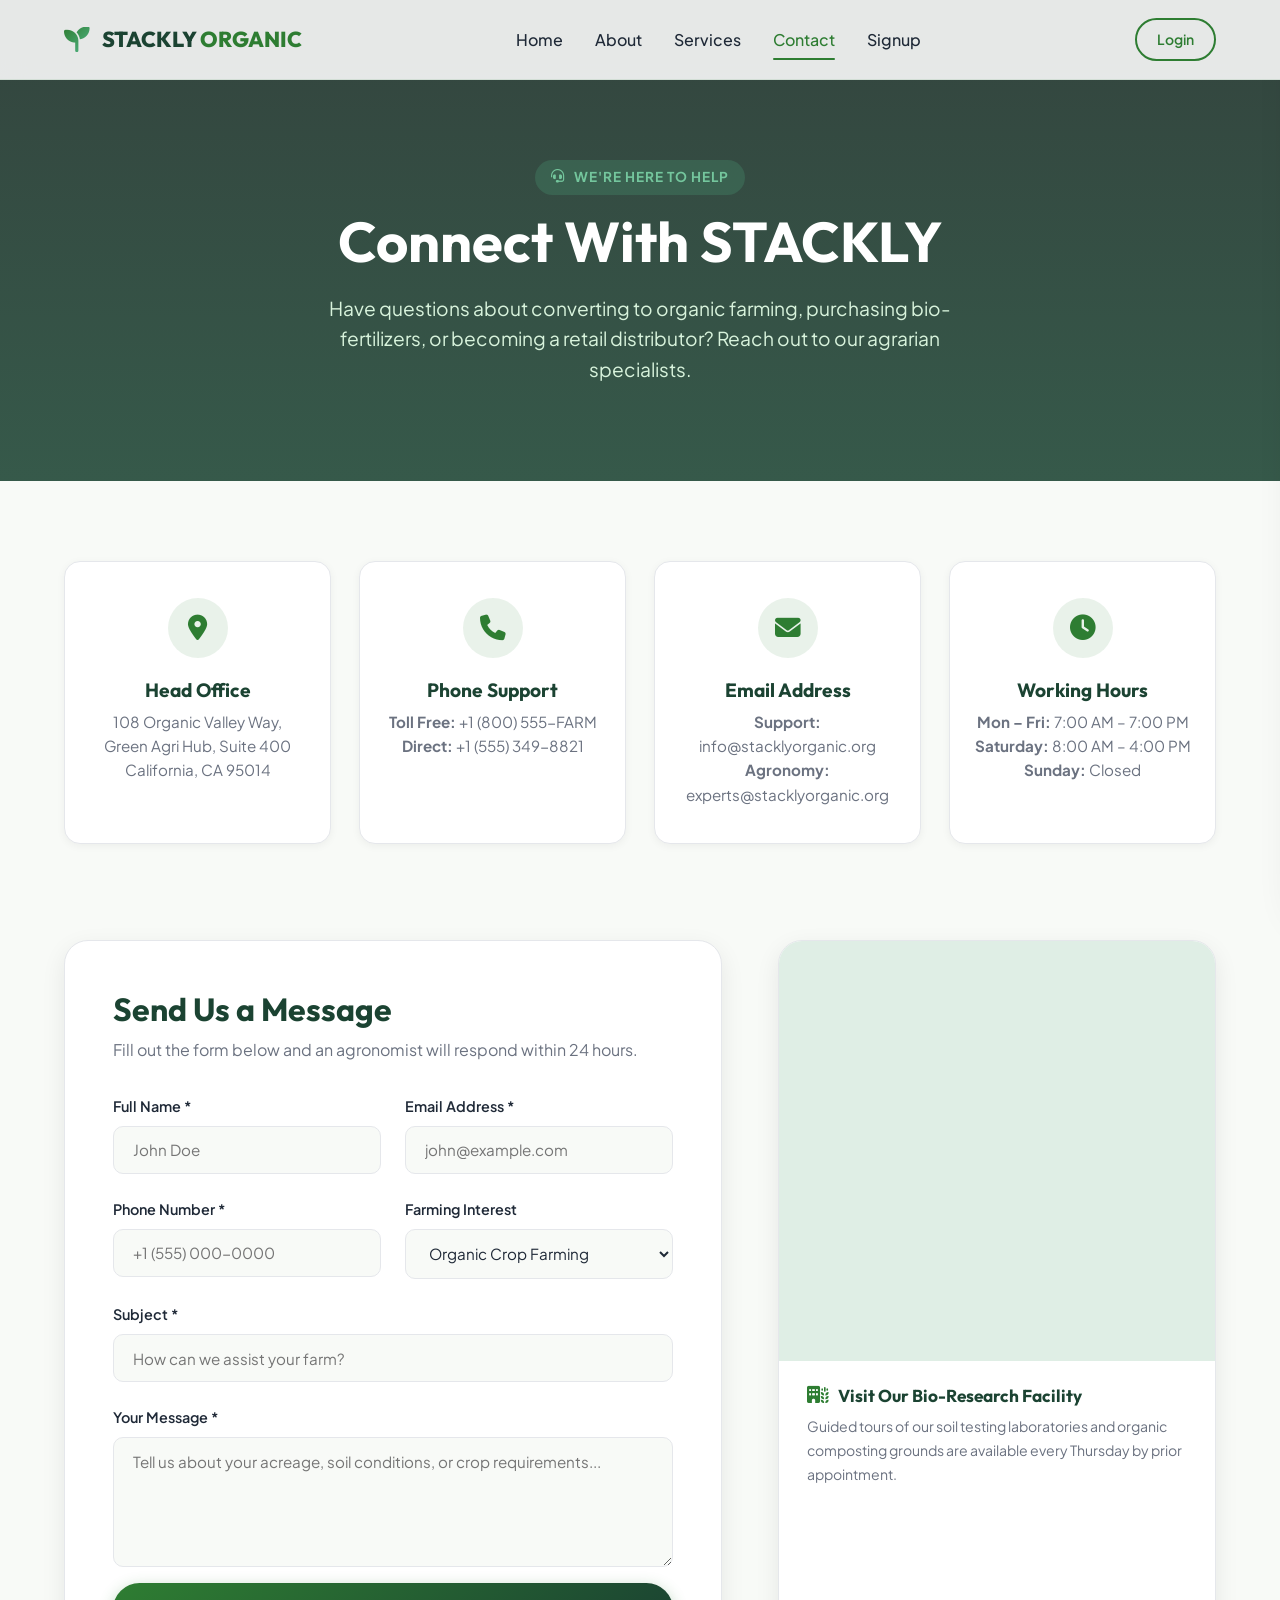
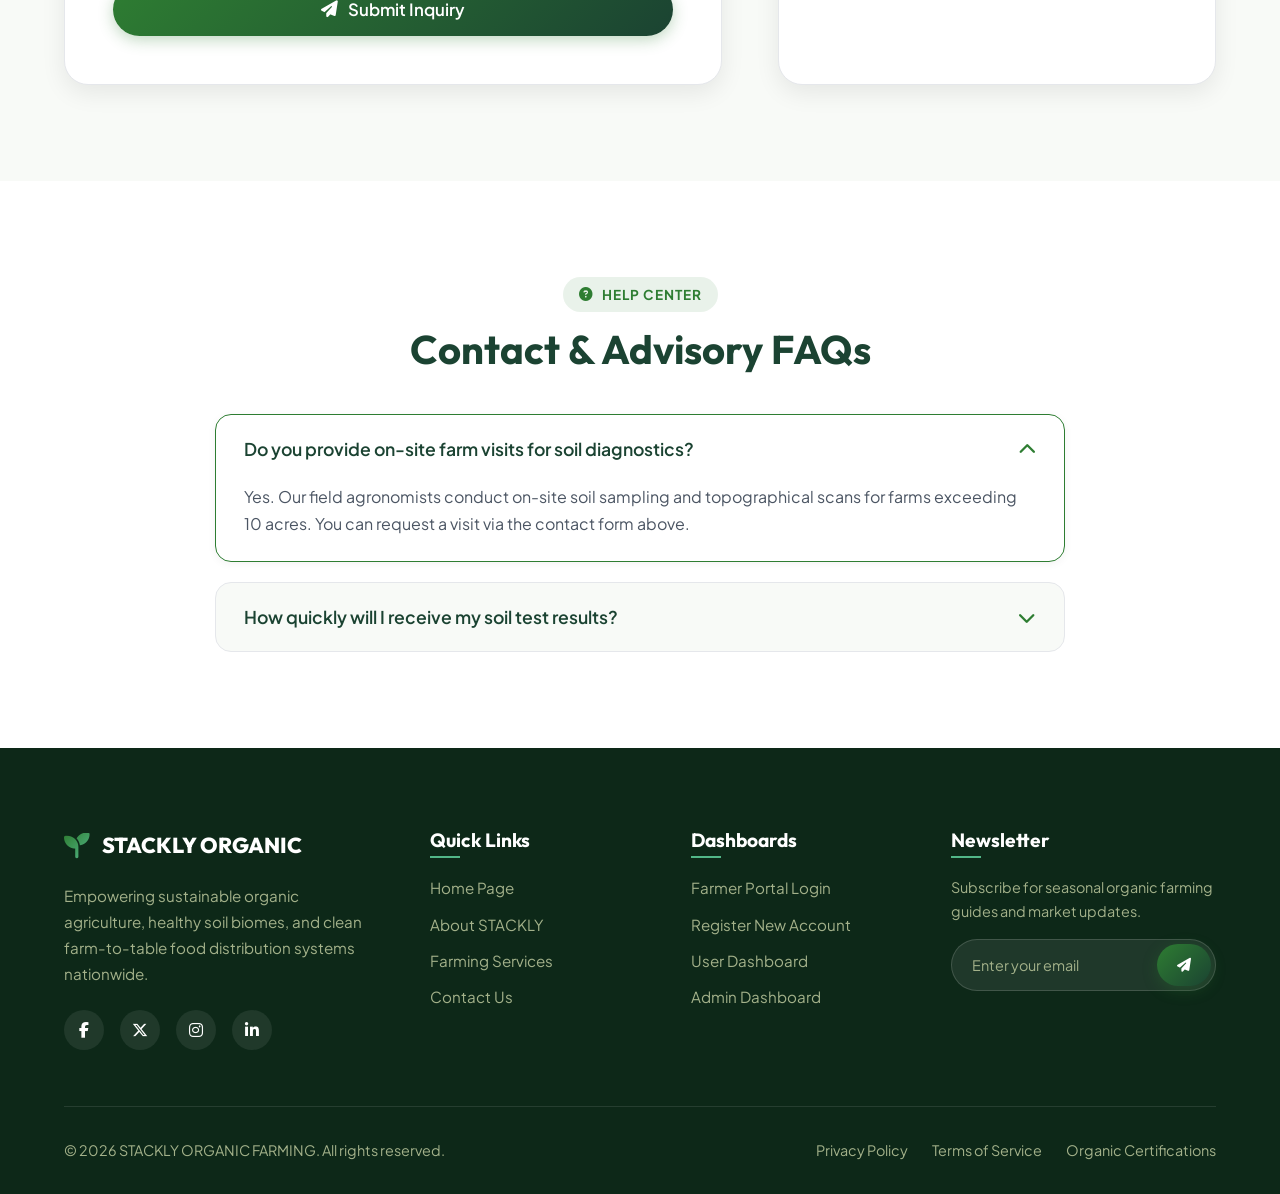
<file: contact.html>
<!DOCTYPE html>
<html lang="en">
<head>
  <meta charset="UTF-8">
  <meta name="viewport" content="width=device-width, initial-scale=1.0">
  <title>Contact Us | STACKLY ORGANIC FARMING</title>
  <meta name="description" content="Get in touch with STACKLY Organic Farming specialists for soil testing, organic farming consultation, supply partnerships, and general inquiries.">
  
  <!-- Font Awesome -->
  <link rel="stylesheet" href="https://cdnjs.cloudflare.com/ajax/libs/font-awesome/6.5.1/css/all.min.css">
  
  <!-- CSS Stylesheets -->
  <link rel="stylesheet" href="css/style.css">
  <link rel="stylesheet" href="css/contact.css">
  <link rel="stylesheet" href="css/services.css">
  <link rel="stylesheet" href="css/responsive.css">
</head>
<body>

  <!-- Loading Animation -->
  <div id="page-loader">
    <div class="loader-spinner"></div>
    <div class="loader-text">STACKLY ORGANIC</div>
  </div>

  <!-- Header -->
  <header class="site-header">
    <div class="container navbar">
      <a href="index.html" class="brand-logo">
        <i class="fa-solid fa-seedling"></i>
        <span>STACKLY <span class="highlight">ORGANIC</span></span>
      </a>

      <nav class="nav-menu">
        <a href="index.html" class="nav-link">Home</a>
        <a href="about.html" class="nav-link">About</a>
        <a href="services.html" class="nav-link">Services</a>
        <a href="contact.html" class="nav-link active">Contact</a>
        <a href="signup.html" class="nav-link">Signup</a>
      </nav>

      <div class="nav-actions">
        <a href="login.html" class="btn btn-outline btn-sm">Login</a>
      </div>

      <div class="hamburger">
        <span></span>
        <span></span>
        <span></span>
      </div>
    </div>
  </header>

  <!-- Mobile Drawer -->
  <div class="mobile-nav-overlay"></div>
  <aside class="mobile-drawer">
    <div class="mobile-nav-links">
      <a href="index.html" class="nav-link">Home</a>
      <a href="about.html" class="nav-link">About</a>
      <a href="services.html" class="nav-link">Services</a>
      <a href="contact.html" class="nav-link active">Contact</a>
      <a href="login.html" class="nav-link">Login</a>
      <a href="signup.html" class="nav-link">Signup</a>
    </div>
  </aside>

  <main>
    <!-- HERO -->
    <section class="contact-hero">
      <div class="container">
        <span class="section-badge" style="background: rgba(82, 183, 136, 0.2); color: var(--accent-mint);"><i class="fa-solid fa-headset"></i> We're Here to Help</span>
        <h1 class="contact-hero-title">Connect With STACKLY</h1>
        <p class="contact-hero-text">Have questions about converting to organic farming, purchasing bio-fertilizers, or becoming a retail distributor? Reach out to our agrarian specialists.</p>
      </div>
    </section>

    <!-- INFO CARDS (Address, Phone, Email, Hours) -->
    <section class="contact-info-section">
      <div class="container">
        <div class="contact-info-grid">
          <div class="contact-info-card reveal">
            <div class="contact-icon-box"><i class="fa-solid fa-location-dot"></i></div>
            <h3>Head Office</h3>
            <p>108 Organic Valley Way,<br>Green Agri Hub, Suite 400<br>California, CA 95014</p>
          </div>

          <div class="contact-info-card reveal">
            <div class="contact-icon-box"><i class="fa-solid fa-phone"></i></div>
            <h3>Phone Support</h3>
            <p><strong>Toll Free:</strong> +1 (800) 555-FARM<br><strong>Direct:</strong> +1 (555) 349-8821</p>
          </div>

          <div class="contact-info-card reveal">
            <div class="contact-icon-box"><i class="fa-solid fa-envelope"></i></div>
            <h3>Email Address</h3>
            <p><strong>Support:</strong> info@stacklyorganic.org<br><strong>Agronomy:</strong> experts@stacklyorganic.org</p>
          </div>

          <div class="contact-info-card reveal">
            <div class="contact-icon-box"><i class="fa-solid fa-clock"></i></div>
            <h3>Working Hours</h3>
            <p><strong>Mon – Fri:</strong> 7:00 AM – 7:00 PM<br><strong>Saturday:</strong> 8:00 AM – 4:00 PM<br><strong>Sunday:</strong> Closed</p>
          </div>
        </div>
      </div>
    </section>

    <!-- FORM + MAP SECTION -->
    <section class="contact-main-section">
      <div class="container">
        <div class="contact-grid">
          
          <!-- Contact Form Wrapper -->
          <div class="contact-form-wrapper reveal">
            <h2 class="contact-form-title">Send Us a Message</h2>
            <p class="contact-form-sub">Fill out the form below and an agronomist will respond within 24 hours.</p>
            
            <div class="form-alert" id="contact-alert"></div>

            <form id="contact-form" novalidate>
              <div class="form-grid">
                
                <div class="form-group">
                  <label for="full-name">Full Name *</label>
                  <input type="text" id="full-name" class="form-control" placeholder="John Doe">
                  <span class="error-msg">Full Name is required</span>
                </div>

                <div class="form-group">
                  <label for="email">Email Address *</label>
                  <input type="email" id="email" class="form-control" placeholder="john@example.com">
                  <span class="error-msg">Valid email is required</span>
                </div>

                <div class="form-group">
                  <label for="phone">Phone Number *</label>
                  <input type="tel" id="phone" class="form-control" placeholder="+1 (555) 000-0000">
                  <span class="error-msg">Valid phone number is required</span>
                </div>

                <div class="form-group">
                  <label for="farming-interest">Farming Interest</label>
                  <select id="farming-interest" class="form-control">
                    <option value="Organic Crop Farming">Organic Crop Farming</option>
                    <option value="Soil Testing">Soil Testing & Management</option>
                    <option value="Organic Fertilizers">Organic Fertilizers</option>
                    <option value="Smart Irrigation">Smart Irrigation</option>
                    <option value="Farm Transition">Farm Transition Consultation</option>
                    <option value="General Inquiry">General Inquiry</option>
                  </select>
                </div>

                <div class="form-group full-width">
                  <label for="subject">Subject *</label>
                  <input type="text" id="subject" class="form-control" placeholder="How can we assist your farm?">
                  <span class="error-msg">Subject is required</span>
                </div>

                <div class="form-group full-width">
                  <label for="message">Your Message *</label>
                  <textarea id="message" class="form-control" placeholder="Tell us about your acreage, soil conditions, or crop requirements..."></textarea>
                  <span class="error-msg">Message is required</span>
                </div>

              </div>

              <button type="submit" class="btn btn-primary btn-lg form-submit-btn"><i class="fa-solid fa-paper-plane"></i> Submit Inquiry</button>
            </form>
          </div>

          <!-- Map Section -->
          <div class="map-wrapper reveal" aria-label="Location map section">
            <div class="map-frame">
              <iframe
                src="https://www.openstreetmap.org/export/embed.html?bbox=-122.4877%2C37.3304%2C-122.2505%2C37.4970&amp;layer=mapnik"
                loading="lazy"
                referrerpolicy="no-referrer-when-downgrade"
                title="STACKLY Organic Farming Location Map">
              </iframe>
            </div>
            <div class="map-info-box">
              <h4><i class="fa-solid fa-building-wheat" style="color: var(--primary-green);"></i> Visit Our Bio-Research Facility</h4>
              <p>Guided tours of our soil testing laboratories and organic composting grounds are available every Thursday by prior appointment.</p>
            </div>
          </div>

        </div>
      </div>
    </section>

    <!-- FAQ SECTION -->
    <section class="faq-section" style="background: var(--bg-surface);">
      <div class="container">
        <div class="section-header reveal">
          <span class="section-badge"><i class="fa-solid fa-circle-question"></i> Help Center</span>
          <h2 class="section-title">Contact & Advisory FAQs</h2>
        </div>

        <div class="accordion-container reveal">
          <div class="accordion-item active">
            <div class="accordion-header">
              <span>Do you provide on-site farm visits for soil diagnostics?</span>
              <i class="fa-solid fa-chevron-down"></i>
            </div>
            <div class="accordion-content">
              <p>Yes. Our field agronomists conduct on-site soil sampling and topographical scans for farms exceeding 10 acres. You can request a visit via the contact form above.</p>
            </div>
          </div>

          <div class="accordion-item">
            <div class="accordion-header">
              <span>How quickly will I receive my soil test results?</span>
              <i class="fa-solid fa-chevron-down"></i>
            </div>
            <div class="accordion-content">
              <p>Standard lab spectrometry reports are generated within 3 to 5 business days after sample receipt, accompanied by a custom bio-nutrient plan.</p>
            </div>
          </div>
        </div>
      </div>
    </section>
  </main>

  <!-- Footer -->
<footer class="site-footer">
    <div class="container">
      <div class="footer-top">
        <div class="footer-brand">
          <a href="index.html" class="brand-logo">
            <i class="fa-solid fa-seedling"></i>
            <span>STACKLY ORGANIC</span>
          </a>
          <p class="footer-desc">Empowering sustainable organic agriculture, healthy soil biomes, and clean farm-to-table food distribution systems nationwide.</p>
          <div class="social-links">
            <a href="404.html" class="social-icon" aria-label="Facebook"><i class="fa-brands fa-facebook-f"></i></a>
            <a href="404.html" class="social-icon" aria-label="Twitter"><i class="fa-brands fa-x-twitter"></i></a>
            <a href="404.html" class="social-icon" aria-label="Instagram"><i class="fa-brands fa-instagram"></i></a>
            <a href="404.html" class="social-icon" aria-label="LinkedIn"><i class="fa-brands fa-linkedin-in"></i></a>
          </div>
        </div>

        <div class="footer-column">
          <h4>Quick Links</h4>
          <div class="footer-links">
            <a href="index.html">Home Page</a>
            <a href="about.html">About STACKLY</a>
            <a href="services.html">Farming Services</a>
            <a href="contact.html">Contact Us</a>
           
          </div>
        </div>

        <div class="footer-column">
          <h4>Dashboards</h4>
          <div class="footer-links">
            <a href="login.html">Farmer Portal Login</a>
            <a href="signup.html">Register New Account</a>
            <a href="user.html">User Dashboard</a>
            <a href="admin.html">Admin Dashboard</a>
          </div>
        </div>

        <div class="footer-column">
          <h4>Newsletter</h4>
          <p style="font-size: 0.9rem; color: #a3b18a; margin-bottom: 1rem;">Subscribe for seasonal organic farming guides and market updates.</p>
          <form class="newsletter-form" onsubmit="event.preventDefault(); showToast('Subscribed to STACKLY Newsletter!', 'success');">
            <div class="newsletter-input-group">
              <input type="email" placeholder="Enter your email" required>
              <button type="submit" class="btn btn-primary btn-sm"><i class="fa-solid fa-paper-plane"></i></button>
            </div>
          </form>
        </div>
      </div>

      <div class="footer-bottom">
        <p>&copy; 2026 STACKLY ORGANIC FARMING. All rights reserved.</p>
        <div class="footer-legal-links">
          <a href="404.html">Privacy Policy</a>
          <a href="404.html">Terms of Service</a>
          <a href="404.html">Organic Certifications</a>
        </div>
      </div>
    </div>
  </footer>

  <button id="back-to-top"><i class="fa-solid fa-arrow-up"></i></button>

  <script src="js/main.js"></script>
  <script src="js/contact.js"></script>
</body>
</html>
</file>
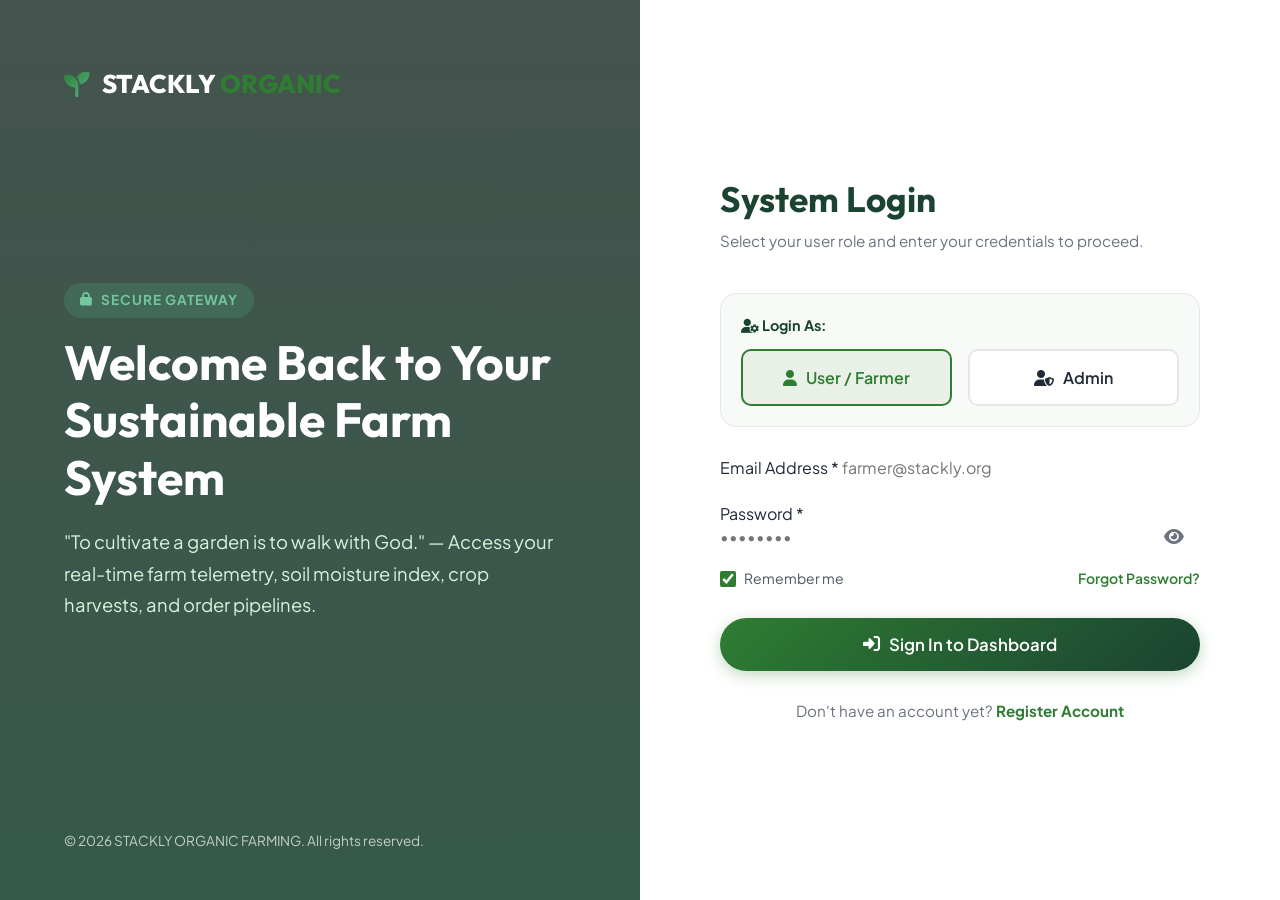
<file: login.html>
<!DOCTYPE html>
<html lang="en">
<head>
  <meta charset="UTF-8">
  <meta name="viewport" content="width=device-width, initial-scale=1.0">
  <title>Login | STACKLY ORGANIC FARMING</title>
  <meta name="description" content="Sign in to your STACKLY Organic Farmer or Admin dashboard to manage crops, track soil analytics, view orders, and access agronomy reports.">
  
  <!-- Font Awesome -->
  <link rel="stylesheet" href="https://cdnjs.cloudflare.com/ajax/libs/font-awesome/6.5.1/css/all.min.css">
  
  <!-- CSS Stylesheets -->
  <link rel="stylesheet" href="css/style.css">
  <link rel="stylesheet" href="css/auth.css">
  <link rel="stylesheet" href="css/responsive.css">
</head>
<body>

  <!-- Loading Screen -->
  <div id="page-loader">
    <div class="loader-spinner"></div>
    <div class="loader-text">STACKLY ORGANIC</div>
  </div>

  <div class="auth-page-wrapper">
    <div class="auth-container">
      
      <!-- Left Split-Screen Side -->
      <div class="auth-brand-side">
        <div class="auth-brand-header">
          <a href="index.html" class="brand-logo">
            <i class="fa-solid fa-seedling"></i>
            <span>STACKLY <span class="highlight">ORGANIC</span></span>
          </a>
        </div>

        <div class="auth-brand-content">
          <span class="section-badge" style="background: rgba(82, 183, 136, 0.2); color: var(--accent-mint); margin-bottom: 1rem;"><i class="fa-solid fa-lock"></i> Secure Gateway</span>
          <h1 class="auth-brand-title">Welcome Back to Your Sustainable Farm System</h1>
          <p class="auth-brand-desc">"To cultivate a garden is to walk with God." — Access your real-time farm telemetry, soil moisture index, crop harvests, and order pipelines.</p>
        </div>

        <div class="auth-brand-footer">
          <p>&copy; 2026 STACKLY ORGANIC FARMING. All rights reserved.</p>
        </div>
      </div>

      <!-- Right Form Side -->
      <div class="auth-form-side">
        <div class="auth-card">
          
          <div class="auth-header">
            <h2>System Login</h2>
            <p>Select your user role and enter your credentials to proceed.</p>
          </div>

          <form id="login-form" class="auth-form" novalidate>
            
            <!-- REQUIRED: "Login As" Radio Buttons (User vs Admin) -->
            <div class="role-selector-container">
              <span class="role-selector-label"><i class="fa-solid fa-user-gear"></i> Login As:</span>
              <div class="role-options">
                <label class="role-option-card">
                  <input type="radio" name="login-role" value="user" id="role-user" checked>
                  <div class="role-box"><i class="fa-solid fa-user"></i> User / Farmer</div>
                </label>

                <label class="role-option-card">
                  <input type="radio" name="login-role" value="admin" id="role-admin">
                  <div class="role-box"><i class="fa-solid fa-user-shield"></i> Admin</div>
                </label>
              </div>
            </div>

            <div class="form-group">
              <label for="login-email">Email Address *</label>
              <input type="email" id="login-email" class="form-control" placeholder="farmer@stackly.org" required>
            </div>

            <div class="form-group">
              <label for="login-password">Password *</label>
              <div class="password-input-wrap">
                <input type="password" id="login-password" class="form-control" placeholder="••••••••" required>
                <i class="fa-solid fa-eye password-toggle-btn"></i>
              </div>
            </div>

            <div class="auth-flex-row">
              <label class="auth-checkbox-label">
                <input type="checkbox" id="remember-me" checked>
                <span>Remember me</span>
              </label>
              <a href="404.html" class="forgot-link">Forgot Password?</a>
            </div>

            <button type="submit" class="btn btn-primary btn-lg" style="width: 100%; margin-top: 0.5rem;"><i class="fa-solid fa-right-to-bracket"></i> Sign In to Dashboard</button>

          </form>

          <!-- Quick Fill Demo Accounts Box for testing -->
         

          <div class="auth-footer-text">
            Don't have an account yet? <a href="signup.html">Register Account</a>
          </div>

        </div>
      </div>

    </div>
  </div>

  <script src="js/main.js"></script>
  <script src="js/auth.js"></script>
</body>
</html>
</file>
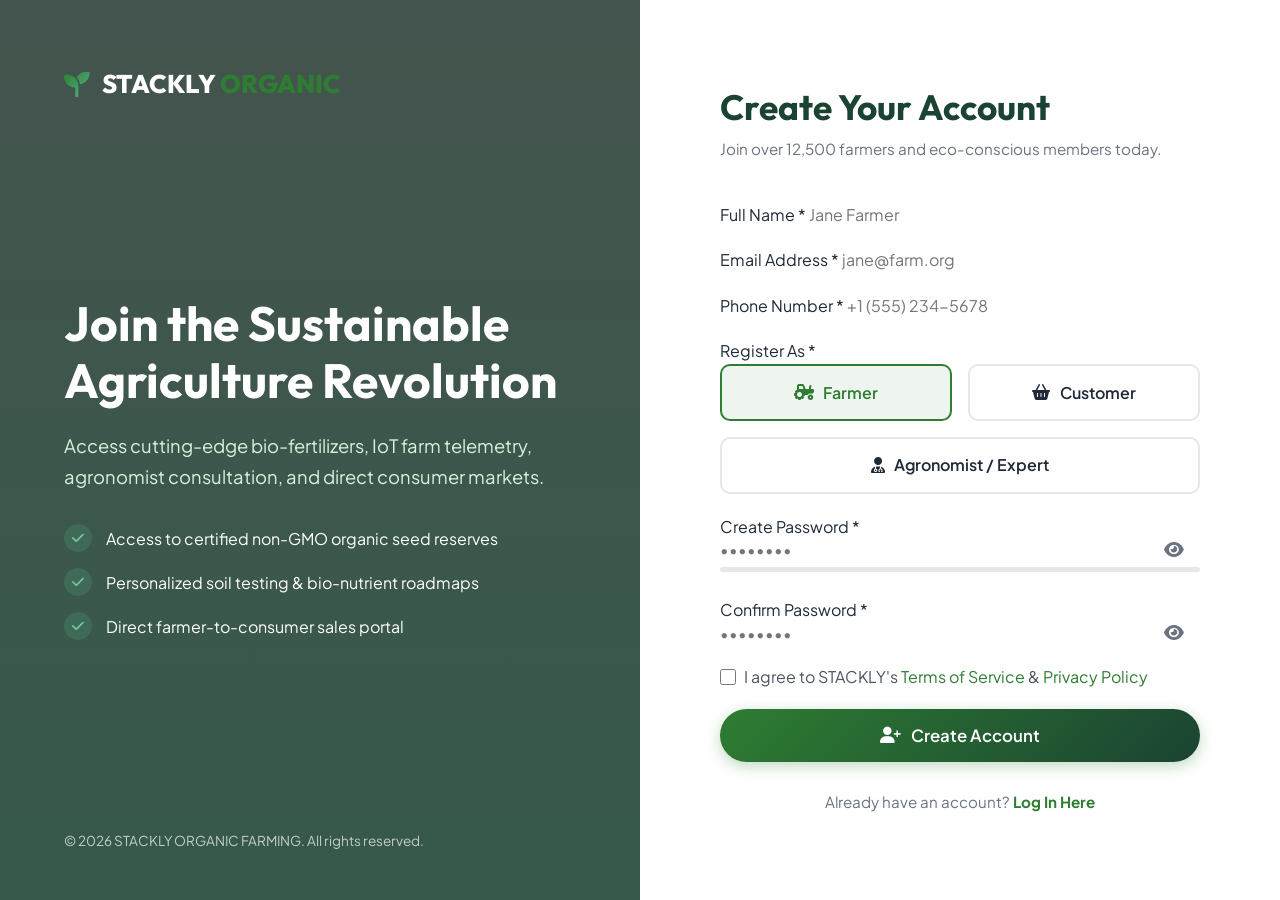
<file: signup.html>
<!DOCTYPE html>
<html lang="en">
<head>
  <meta charset="UTF-8">
  <meta name="viewport" content="width=device-width, initial-scale=1.0">
  <title>Create Account | STACKLY ORGANIC FARMING</title>
  <meta name="description" content="Register for a STACKLY Organic account as a farmer, customer, or agriculture professional to access sustainable farming tools and products.">
  
  <!-- Font Awesome -->
  <link rel="stylesheet" href="https://cdnjs.cloudflare.com/ajax/libs/font-awesome/6.5.1/css/all.min.css">
  
  <!-- CSS Stylesheets -->
  <link rel="stylesheet" href="css/style.css">
  <link rel="stylesheet" href="css/auth.css">
  <link rel="stylesheet" href="css/responsive.css">
</head>
<body>

  <!-- Loading Animation -->
  <div id="page-loader">
    <div class="loader-spinner"></div>
    <div class="loader-text">STACKLY ORGANIC</div>
  </div>

  <div class="auth-page-wrapper">
    <div class="auth-container">
      
      <!-- Left Branding Side -->
      <div class="auth-brand-side">
        <div class="auth-brand-header">
          <a href="index.html" class="brand-logo">
            <i class="fa-solid fa-seedling"></i>
            <span>STACKLY <span class="highlight">ORGANIC</span></span>
          </a>
        </div>

        <div class="auth-brand-content">
          <h1 class="auth-brand-title">Join the Sustainable Agriculture Revolution</h1>
          <p class="auth-brand-desc">Access cutting-edge bio-fertilizers, IoT farm telemetry, agronomist consultation, and direct consumer markets.</p>

          <div class="auth-features-list">
            <div class="auth-feature-item">
              <i class="fa-solid fa-check"></i>
              <span>Access to certified non-GMO organic seed reserves</span>
            </div>
            <div class="auth-feature-item">
              <i class="fa-solid fa-check"></i>
              <span>Personalized soil testing & bio-nutrient roadmaps</span>
            </div>
            <div class="auth-feature-item">
              <i class="fa-solid fa-check"></i>
              <span>Direct farmer-to-consumer sales portal</span>
            </div>
          </div>
        </div>

        <div class="auth-brand-footer">
          <p>&copy; 2026 STACKLY ORGANIC FARMING. All rights reserved.</p>
        </div>
      </div>

      <!-- Right Registration Form Side -->
      <div class="auth-form-side">
        <div class="auth-card">
          
          <div class="auth-header">
            <h2>Create Your Account</h2>
            <p>Join over 12,500 farmers and eco-conscious members today.</p>
          </div>

          <form id="signup-form" class="auth-form" novalidate>
            
            <div class="form-group">
              <label for="signup-name">Full Name *</label>
              <input type="text" id="signup-name" class="form-control" placeholder="Jane Farmer" required>
            </div>

            <div class="form-group">
              <label for="signup-email">Email Address *</label>
              <input type="email" id="signup-email" class="form-control" placeholder="jane@farm.org" required>
            </div>

            <div class="form-group">
              <label for="signup-phone">Phone Number *</label>
              <input type="tel" id="signup-phone" class="form-control" placeholder="+1 (555) 234-5678" required>
            </div>

            <div class="form-group">
              <label>Register As *</label>
              <div class="role-options">
                <label class="role-option-card">
                  <input type="radio" name="user-type" value="Farmer" checked>
                  <div class="role-box"><i class="fa-solid fa-tractor"></i> Farmer</div>
                </label>

                <label class="role-option-card">
                  <input type="radio" name="user-type" value="Customer">
                  <div class="role-box"><i class="fa-solid fa-basket-shopping"></i> Customer</div>
                </label>

                <label class="role-option-card" style="grid-column: span 2;">
                  <input type="radio" name="user-type" value="Agriculture Professional">
                  <div class="role-box"><i class="fa-solid fa-user-doctor"></i> Agronomist / Expert</div>
                </label>
              </div>
            </div>

            <div class="form-group">
              <label for="signup-password">Create Password *</label>
              <div class="password-input-wrap">
                <input type="password" id="signup-password" class="form-control" placeholder="••••••••" required>
                <i class="fa-solid fa-eye password-toggle-btn"></i>
              </div>
              <!-- Password Strength Meter Bar -->
              <div class="password-strength-container">
                <div class="strength-bar-wrapper">
                  <div id="strength-bar" class="strength-bar"></div>
                </div>
                <span id="strength-text" class="strength-text"></span>
              </div>
            </div>

            <div class="form-group">
              <label for="signup-confirm-password">Confirm Password *</label>
              <div class="password-input-wrap">
                <input type="password" id="signup-confirm-password" class="form-control" placeholder="••••••••" required>
                <i class="fa-solid fa-eye password-toggle-btn"></i>
              </div>
            </div>

            <div class="form-group">
              <label class="auth-checkbox-label">
                <input type="checkbox" id="terms-checkbox" required>
                <span>I agree to STACKLY's <a href="#" style="color: var(--primary-green);">Terms of Service</a> & <a href="#" style="color: var(--primary-green);">Privacy Policy</a></span>
              </label>
            </div>

            <button type="submit" class="btn btn-primary btn-lg" style="width: 100%;"><i class="fa-solid fa-user-plus"></i> Create Account</button>

          </form>

          <div class="auth-footer-text">
            Already have an account? <a href="login.html">Log In Here</a>
          </div>

        </div>
      </div>

    </div>
  </div>

  <script src="js/main.js"></script>
  <script src="js/auth.js"></script>
</body>
</html>
</file>
<file: css/style.css>
/* ==========================================================================
   STACKLY ORGANIC FARMING - Core Stylesheet (style.css)
   ========================================================================== */

/* Google Fonts Import */
@import url('https://fonts.googleapis.com/css2?family=Plus+Jakarta+Sans:wght@300;400;500;600;700;800&family=Outfit:wght@400;500;600;700;800&display=swap');

/* Font Awesome Icon CDN link handles icons via HTML <link> */

:root {
  /* Color Palette */
  --primary-green: #2e7d32;
  --primary-dark: #1b4332;
  --primary-deep: #081c15;
  --primary-light: #4caf50;
  
  --accent-leaf: #52b788;
  --accent-mint: #74c69d;
  --accent-lime: #a7c957;
  --accent-earth: #d4a373;
  --accent-warm: #dda15e;
  
  --bg-cream: #f8faf7;
  --bg-surface: #ffffff;
  --bg-dark: #0d2818;
  --bg-card: #ffffff;
  
  --text-dark: #1f2937;
  --text-medium: #4b5563;
  --text-muted: #6b7280;
  --text-light: #f3f4f6;
  --text-white: #ffffff;
  
  --border-light: #e5e7eb;
  --border-green: #d8f3dc;
  
  /* Shadows & Glassmorphism */
  --shadow-sm: 0 2px 8px rgba(0, 0, 0, 0.05);
  --shadow-md: 0 8px 24px rgba(0, 0, 0, 0.08);
  --shadow-lg: 0 16px 40px rgba(0, 0, 0, 0.12);
  --shadow-hover: 0 20px 35px rgba(46, 125, 50, 0.15);
  --shadow-glass: 0 8px 32px 0 rgba(27, 67, 50, 0.1);
  
  --glass-bg: rgba(255, 255, 255, 0.88);
  --glass-border: rgba(255, 255, 255, 0.4);
  --glass-dark: rgba(13, 40, 24, 0.85);

  /* Border Radii */
  --radius-xs: 6px;
  --radius-sm: 10px;
  --radius-md: 16px;
  --radius-lg: 24px;
  --radius-full: 9999px;
  
  /* Transitions */
  --transition-fast: all 0.2s cubic-bezier(0.4, 0, 0.2, 1);
  --transition-normal: all 0.3s cubic-bezier(0.4, 0, 0.2, 1);
  --transition-slow: all 0.5s cubic-bezier(0.4, 0, 0.2, 1);
  
  /* Layout */
  --container-width: 1280px;
  --header-height: 80px;
}

/* ==========================================================================
   Base & Reset
   ========================================================================== */
*, *::before, *::after {
  box-sizing: border-box;
  margin: 0;
  padding: 0;
}

html {
  scroll-behavior: smooth;
  font-size: 16px;
  text-size-adjust: 100%;
}

body {
  font-family: 'Plus Jakarta Sans', system-ui, -apple-system, sans-serif;
  background-color: var(--bg-cream);
  color: var(--text-dark);
  line-height: 1.6;
  overflow-x: hidden;
  min-height: 100vh;
  display: flex;
  flex-direction: column;
}

h1, h2, h3, h4, h5, h6 {
  font-family: 'Outfit', sans-serif;
  color: var(--primary-dark);
  line-height: 1.25;
  font-weight: 700;
}

a {
  color: inherit;
  text-decoration: none;
  transition: var(--transition-fast);
}

ul, ol {
  list-style: none;
}

img {
  max-width: 100%;
  height: auto;
  display: block;
}

button, input, select, textarea {
  font-family: inherit;
  font-size: inherit;
  outline: none;
  border: none;
}

button {
  cursor: pointer;
  background: none;
}

.container {
  width: 100%;
  max-width: var(--container-width);
  margin: 0 auto;
  padding: 0 1.5rem;
}

/* ==========================================================================
   Page Loader Animation
   ========================================================================== */
#page-loader {
  position: fixed;
  top: 0;
  left: 0;
  width: 100vw;
  height: 100vh;
  background-color: var(--primary-dark);
  display: flex;
  flex-direction: column;
  justify-content: center;
  align-items: center;
  z-index: 9999;
  transition: opacity 0.5s ease, visibility 0.5s ease;
}

#page-loader.hidden {
  opacity: 0;
  visibility: hidden;
}

.loader-spinner {
  width: 60px;
  height: 60px;
  border: 4px solid rgba(82, 183, 136, 0.2);
  border-top: 4px solid var(--accent-leaf);
  border-radius: 50%;
  animation: spin 1s linear infinite;
  margin-bottom: 1rem;
}

.loader-text {
  color: var(--text-white);
  font-family: 'Outfit', sans-serif;
  font-weight: 600;
  letter-spacing: 2px;
  font-size: 1.1rem;
  text-transform: uppercase;
  animation: pulse 1.5s ease-in-out infinite;
}

@keyframes spin {
  0% { transform: rotate(0deg); }
  100% { transform: rotate(360deg); }
}

@keyframes pulse {
  0%, 100% { opacity: 0.6; }
  50% { opacity: 1; }
}

/* ==========================================================================
   Header & Navigation
   ========================================================================== */
.site-header {
  position: fixed;
  top: 0;
  left: 0;
  width: 100%;
  height: var(--header-height);
  z-index: 1000;
  transition: var(--transition-normal);
  background: var(--glass-bg);
  backdrop-filter: blur(12px);
  -webkit-backdrop-filter: blur(12px);
  border-bottom: 1px solid rgba(46, 125, 50, 0.1);
}

.site-header.scrolled {
  box-shadow: var(--shadow-md);
  height: 70px;
  background: rgba(255, 255, 255, 0.96);
}

.navbar {
  display: flex;
  align-items: center;
  justify-content: space-between;
  height: 100%;
}

.brand-logo {
  display: flex;
  align-items: center;
  gap: 0.75rem;
  font-family: 'Outfit', sans-serif;
  font-size: 1.35rem;
  font-weight: 800;
  color: var(--primary-dark);
}

.brand-logo i {
  color: var(--primary-green);
  font-size: 1.6rem;
  background: linear-gradient(135deg, #2e7d32, #52b788);
  -webkit-background-clip: text;
  -webkit-text-fill-color: transparent;
}

.brand-logo span.highlight {
  color: var(--primary-green);
}

.nav-menu {
  display: flex;
  align-items: center;
  gap: 2rem;
}

.nav-link {
  font-weight: 500;
  color: var(--text-dark);
  font-size: 1rem;
  position: relative;
  padding: 0.5rem 0;
}

.nav-link::after {
  content: '';
  position: absolute;
  bottom: 0;
  left: 0;
  width: 0%;
  height: 2px;
  background-color: var(--primary-green);
  transition: var(--transition-fast);
  border-radius: var(--radius-full);
}

.nav-link:hover, .nav-link.active {
  color: var(--primary-green);
}

.nav-link:hover::after, .nav-link.active::after {
  width: 100%;
}

.nav-actions {
  display: flex;
  align-items: center;
  gap: 1rem;
}

.hamburger {
  display: none;
  flex-direction: column;
  justify-content: space-between;
  width: 30px;
  height: 21px;
  cursor: pointer;
  z-index: 1001;
}

.hamburger span {
  width: 100%;
  height: 3px;
  background-color: var(--primary-dark);
  border-radius: 3px;
  transition: var(--transition-normal);
}

.hamburger.active span:nth-child(1) {
  transform: translateY(9px) rotate(45deg);
}

.hamburger.active span:nth-child(2) {
  opacity: 0;
}

.hamburger.active span:nth-child(3) {
  transform: translateY(-9px) rotate(-45deg);
}

/* Mobile Drawer */
.mobile-nav-overlay {
  position: fixed;
  top: 0;
  left: 0;
  width: 100vw;
  height: 100vh;
  background: rgba(0, 0, 0, 0.5);
  backdrop-filter: blur(4px);
  z-index: 998;
  opacity: 0;
  visibility: hidden;
  transition: var(--transition-normal);
}

.mobile-nav-overlay.active {
  opacity: 1;
  visibility: visible;
}

.mobile-drawer {
  position: fixed;
  top: 0;
  right: -320px;
  width: 300px;
  height: 100vh;
  background: var(--bg-surface);
  z-index: 999;
  padding: 6rem 2rem 2rem;
  display: flex;
  flex-direction: column;
  gap: 1.5rem;
  box-shadow: var(--shadow-lg);
  transition: var(--transition-normal);
}

.mobile-drawer.active {
  right: 0;
}

.mobile-nav-links {
  display: flex;
  flex-direction: column;
  gap: 1.2rem;
}

.mobile-nav-links .nav-link {
  font-size: 1.15rem;
  padding: 0.5rem 0;
  border-bottom: 1px solid var(--border-light);
}

/* ==========================================================================
   Buttons & Badges
   ========================================================================== */
.btn {
  display: inline-flex;
  align-items: center;
  justify-content: center;
  gap: 0.6rem;
  padding: 0.75rem 1.75rem;
  font-weight: 600;
  font-size: 0.95rem;
  border-radius: var(--radius-full);
  transition: var(--transition-normal);
  text-align: center;
  white-space: nowrap;
}

.btn-primary {
  background: linear-gradient(135deg, var(--primary-green), var(--primary-dark));
  color: var(--text-white);
  box-shadow: 0 4px 15px rgba(46, 125, 50, 0.3);
}

.btn-primary:hover {
  background: linear-gradient(135deg, var(--primary-light), var(--primary-green));
  transform: translateY(-2px);
  box-shadow: var(--shadow-hover);
}

.btn-secondary {
  background-color: var(--accent-leaf);
  color: var(--text-white);
}

.btn-secondary:hover {
  background-color: var(--accent-mint);
  transform: translateY(-2px);
  color: var(--primary-dark);
}

.btn-outline {
  background: transparent;
  border: 2px solid var(--primary-green);
  color: var(--primary-green);
}

.btn-outline:hover {
  background: var(--primary-green);
  color: var(--text-white);
  transform: translateY(-2px);
}

.btn-white {
  background: var(--bg-surface);
  color: var(--primary-dark);
  box-shadow: var(--shadow-md);
}

.btn-white:hover {
  background: var(--bg-cream);
  color: var(--primary-green);
  transform: translateY(-2px);
}

.btn-sm {
  padding: 0.5rem 1.25rem;
  font-size: 0.875rem;
}

.btn-lg {
  padding: 1rem 2.25rem;
  font-size: 1.05rem;
}

.section-badge {
  display: inline-flex;
  align-items: center;
  gap: 0.5rem;
  padding: 0.4rem 1rem;
  background-color: rgba(46, 125, 50, 0.1);
  color: var(--primary-green);
  border-radius: var(--radius-full);
  font-size: 0.85rem;
  font-weight: 700;
  text-transform: uppercase;
  letter-spacing: 1px;
  margin-bottom: 0.75rem;
}

.section-header {
  text-align: center;
  max-width: 700px;
  margin: 0 auto 3.5rem;
}

.section-title {
  font-size: 2.5rem;
  margin-bottom: 1rem;
  color: var(--primary-dark);
}

.section-subtitle {
  font-size: 1.1rem;
  color: var(--text-muted);
}

.story-section {
  padding: 6rem 0;
  background: var(--bg-surface);
}

.story-grid {
  display: grid;
  grid-template-columns: 1fr 1fr;
  gap: 4rem;
  align-items: center;
}

.story-image-wrap {
  position: relative;
  border-radius: var(--radius-lg);
  overflow: hidden;
  box-shadow: var(--shadow-lg);
}

.story-image-wrap img {
  width: 100%;
  height: 480px;
  object-fit: cover;
  transition: var(--transition-slow);
}

.story-image-wrap:hover img {
  transform: scale(1.05);
}

.experience-badge {
  position: absolute;
  bottom: 2rem;
  right: 2rem;
  background: var(--glass-bg);
  backdrop-filter: blur(12px);
  padding: 1.5rem 2rem;
  border-radius: var(--radius-md);
  border: 1px solid var(--glass-border);
  box-shadow: var(--shadow-md);
  text-align: center;
}

.experience-badge .years {
  font-size: 2.5rem;
  font-weight: 800;
  color: var(--primary-green);
  line-height: 1;
}

.experience-badge .label {
  font-size: 0.85rem;
  font-weight: 600;
  color: var(--primary-dark);
  text-transform: uppercase;
}

/* Cards Base */
.card {
  background: var(--bg-surface);
  border-radius: var(--radius-md);
  padding: 2rem;
  border: 1px solid var(--border-light);
  box-shadow: var(--shadow-sm);
  transition: var(--transition-normal);
}

.card:hover {
  transform: translateY(-5px);
  box-shadow: var(--shadow-md);
}

/* ==========================================================================
   Footer
   ========================================================================== */
.site-footer {
  background-color: var(--bg-dark);
  color: var(--text-light);
  padding: 5rem 0 2rem;
  margin-top: auto;
  position: relative;
  overflow: hidden;
}

.footer-top {
  display: grid;
  grid-template-columns: 1.5fr 1fr 1fr 1.25fr;
  gap: 3rem;
  padding-bottom: 3.5rem;
  border-bottom: 1px solid rgba(255, 255, 255, 0.1);
}

.footer-brand .brand-logo {
  color: var(--text-white);
  margin-bottom: 1.25rem;
}

.footer-desc {
  color: #a3b18a;
  font-size: 0.95rem;
  margin-bottom: 1.5rem;
  line-height: 1.7;
}

.social-links {
  display: flex;
  gap: 1rem;
}

.social-icon {
  width: 40px;
  height: 40px;
  border-radius: 50%;
  background: rgba(255, 255, 255, 0.08);
  display: flex;
  align-items: center;
  justify-content: center;
  color: var(--text-white);
  transition: var(--transition-fast);
}

.social-icon:hover {
  background: var(--primary-green);
  transform: translateY(-3px);
}

.footer-column h4 {
  color: var(--text-white);
  font-size: 1.2rem;
  margin-bottom: 1.5rem;
  position: relative;
}

.footer-column h4::after {
  content: '';
  position: absolute;
  bottom: -6px;
  left: 0;
  width: 30px;
  height: 2px;
  background-color: var(--accent-leaf);
}

.footer-links {
  display: flex;
  flex-direction: column;
  gap: 0.75rem;
}

.footer-links a {
  color: #a3b18a;
  font-size: 0.95rem;
  transition: var(--transition-fast);
}

.footer-links a:hover {
  color: var(--accent-leaf);
  padding-left: 5px;
}

.newsletter-form {
  display: flex;
  flex-direction: column;
  gap: 0.75rem;
}

.newsletter-input-group {
  display: flex;
  background: rgba(255, 255, 255, 0.08);
  border-radius: var(--radius-full);
  padding: 4px;
  border: 1px solid rgba(255, 255, 255, 0.15);
}

.newsletter-input-group input {
  background: transparent;
  padding: 0.75rem 1rem;
  color: var(--text-white);
  width: 100%;
  font-size: 0.9rem;
}

.newsletter-input-group input::placeholder {
  color: #a3b18a;
}

.newsletter-input-group button {
  padding: 0.75rem 1.25rem;
}

.footer-bottom {
  display: flex;
  align-items: center;
  justify-content: space-between;
  padding-top: 2rem;
  font-size: 0.9rem;
  color: #a3b18a;
}

.footer-legal-links {
  display: flex;
  gap: 1.5rem;
}

/* Back to top button */
#back-to-top {
  position: fixed;
  bottom: 2rem;
  right: 2rem;
  width: 48px;
  height: 48px;
  border-radius: 50%;
  background: var(--primary-green);
  color: var(--text-white);
  display: flex;
  align-items: center;
  justify-content: center;
  box-shadow: var(--shadow-md);
  cursor: pointer;
  opacity: 0;
  visibility: hidden;
  transition: var(--transition-normal);
  z-index: 990;
}

#back-to-top.show {
  opacity: 1;
  visibility: visible;
}

#back-to-top:hover {
  background: var(--primary-dark);
  transform: translateY(-4px);
}

/* Toast Notification */
.toast-container {
  position: fixed;
  bottom: 2rem;
  left: 2rem;
  z-index: 9999;
  display: flex;
  flex-direction: column;
  gap: 0.75rem;
}

.toast {
  padding: 1rem 1.5rem;
  background: var(--primary-dark);
  color: var(--text-white);
  border-radius: var(--radius-sm);
  box-shadow: var(--shadow-lg);
  display: flex;
  align-items: center;
  gap: 0.75rem;
  font-size: 0.95rem;
  animation: slideInLeft 0.3s ease forwards;
  border-left: 4px solid var(--accent-leaf);
}

.toast.error {
  border-left-color: #ef4444;
}

@keyframes slideInLeft {
  from { transform: translateX(-100%); opacity: 0; }
  to { transform: translateX(0); opacity: 1; }
}

/* Scroll reveal helper class */
.reveal {
  opacity: 0;
  transform: translateY(30px);
  transition: opacity 0.8s ease, transform 0.8s ease;
}

.reveal.active {
  opacity: 1;
  transform: translateY(0);
}
</file>
<file: css/contact.css>
/* ==========================================================================
   STACKLY ORGANIC FARMING - Contact Page Stylesheet (contact.css)
   ========================================================================== */

/* Contact Hero */
.contact-hero {
  padding: 10rem 0 6rem;
  background: linear-gradient(rgba(8, 28, 21, 0.82), rgba(27, 67, 50, 0.88)), 
              url('https://images.unsplash.com/photo-1595974482597-4b8da8879bc5?auto=format&fit=crop&w=1920&q=80') center/cover no-repeat;
  color: var(--text-white);
  text-align: center;
}

.contact-hero-title {
  font-size: 3.5rem;
  color: var(--text-white);
  margin-bottom: 1rem;
}

.contact-hero-text {
  font-size: 1.2rem;
  color: var(--border-green);
  max-width: 700px;
  margin: 0 auto;
}

/* Info Cards Section */
.contact-info-section {
  padding: 5rem 0 3rem;
  background: var(--bg-cream);
}

.contact-info-grid {
  display: grid;
  grid-template-columns: repeat(4, 1fr);
  gap: 1.75rem;
}

.contact-info-card {
  background: var(--bg-surface);
  border-radius: var(--radius-md);
  padding: 2.25rem 1.5rem;
  text-align: center;
  border: 1px solid var(--border-light);
  box-shadow: var(--shadow-sm);
  transition: var(--transition-normal);
}

.contact-info-card:hover {
  transform: translateY(-6px);
  box-shadow: var(--shadow-md);
  border-color: var(--accent-leaf);
}

.contact-icon-box {
  width: 60px;
  height: 60px;
  border-radius: 50%;
  background: rgba(46, 125, 50, 0.1);
  color: var(--primary-green);
  display: flex;
  align-items: center;
  justify-content: center;
  font-size: 1.6rem;
  margin: 0 auto 1.25rem;
}

.contact-info-card h3 {
  font-size: 1.2rem;
  margin-bottom: 0.5rem;
  color: var(--primary-dark);
}

.contact-info-card p {
  color: var(--text-muted);
  font-size: 0.95rem;
  line-height: 1.6;
}

/* Contact Main Section (Form + Map) */
.contact-main-section {
  padding: 3rem 0 6rem;
  background: var(--bg-cream);
}

.contact-grid {
  display: grid;
  grid-template-columns: 1.2fr 0.8fr;
  gap: 3.5rem;
  align-items: stretch;
}

.contact-form-wrapper {
  background: var(--bg-surface);
  padding: 3rem;
  border-radius: var(--radius-lg);
  box-shadow: var(--shadow-md);
  border: 1px solid var(--border-light);
}

.contact-form-title {
  font-size: 2rem;
  margin-bottom: 0.5rem;
}

.contact-form-sub {
  color: var(--text-muted);
  margin-bottom: 2rem;
}

.faq-section {
  padding: 6rem 0;
  background: var(--bg-surface);
}

.faq-section .section-header {
  margin-bottom: 2.5rem;
}

.accordion-container {
  max-width: 850px;
  width: 100%;
  margin: 0 auto;
  display: flex;
  flex-direction: column;
  gap: 1.25rem;
}

.accordion-item {
  border: 1px solid var(--border-light);
  border-radius: var(--radius-md);
  overflow: hidden;
  background: var(--bg-cream);
  transition: var(--transition-fast);
}

.accordion-item.active {
  border-color: var(--primary-green);
  box-shadow: var(--shadow-sm);
  background: var(--bg-surface);
}

.accordion-header {
  padding: 1.25rem 1.75rem;
  display: flex;
  align-items: center;
  justify-content: space-between;
  cursor: pointer;
  font-weight: 600;
  font-size: 1.1rem;
  color: var(--primary-dark);
}

.accordion-header i {
  color: var(--primary-green);
  transition: var(--transition-fast);
}

.accordion-item.active .accordion-header i {
  transform: rotate(180deg);
}

.accordion-content {
  max-height: 0;
  overflow: hidden;
  transition: max-height 0.35s cubic-bezier(0, 1, 0, 1);
  padding: 0 1.75rem;
}

.accordion-item.active .accordion-content {
  max-height: 500px;
  padding: 0 1.75rem 1.5rem;
  transition: max-height 0.35s cubic-bezier(1, 0, 1, 0);
}

.accordion-content p {
  color: var(--text-medium);
  line-height: 1.7;
}

.form-grid {
  display: grid;
  grid-template-columns: 1fr 1fr;
  gap: 1.5rem;
}

.form-group {
  display: flex;
  flex-direction: column;
  gap: 0.5rem;
}

.form-group.full-width {
  grid-column: span 2;
}

.form-group label {
  font-weight: 600;
  font-size: 0.9rem;
  color: var(--text-dark);
}

.form-control {
  width: 100%;
  padding: 0.85rem 1.2rem;
  border: 1.5px solid var(--border-light);
  border-radius: var(--radius-sm);
  background: var(--bg-cream);
  color: var(--text-dark);
  font-size: 0.95rem;
  transition: var(--transition-fast);
}

.form-control:focus {
  border-color: var(--primary-green);
  background: var(--bg-surface);
  box-shadow: 0 0 0 4px rgba(46, 125, 50, 0.1);
}

.form-control.is-invalid {
  border-color: #ef4444;
  background-color: #fef2f2;
}

.error-msg {
  color: #ef4444;
  font-size: 0.8rem;
  font-weight: 500;
  display: none;
}

.form-control.is-invalid + .error-msg {
  display: block;
}

textarea.form-control {
  resize: vertical;
  min-height: 130px;
}

.form-submit-btn {
  width: 100%;
  margin-top: 1rem;
}

/* Map Section */
.map-wrapper {
  background: var(--bg-surface);
  border-radius: var(--radius-lg);
  overflow: hidden;
  box-shadow: var(--shadow-md);
  border: 1px solid var(--border-light);
  min-height: 520px;
  display: flex;
  flex-direction: column;
  align-self: stretch;
}

.map-frame {
  position: relative;
  width: 100%;
  min-height: 420px;
  background: #dfeee5;
  overflow: hidden;
}

.map-frame iframe {
  width: 100%;
  height: 420px;
  border: 0;
  display: block;
  filter: saturate(0.9) contrast(1.1);
}

.map-info-box {
  background: var(--bg-surface);
  padding: 1.5rem 1.75rem 1.75rem;
  color: var(--text-dark);
}

.map-info-box h4 {
  font-size: 1.08rem;
  margin-bottom: 0.55rem;
  display: flex;
  align-items: center;
  gap: 0.6rem;
}

.map-info-box p {
  color: var(--text-muted);
  font-size: 0.88rem;
  line-height: 1.7;
  margin: 0;
}

/* Form Submission Alert Banner */
.form-alert {
  padding: 1rem 1.25rem;
  border-radius: var(--radius-sm);
  margin-bottom: 1.5rem;
  font-size: 0.95rem;
  display: none;
}

.form-alert.success {
  display: flex;
  align-items: center;
  gap: 0.75rem;
  background-color: #dcfce7;
  color: #15803d;
  border: 1px solid #bbf7d0;
}
</file>
<file: css/services.css>
/* ==========================================================================
   STACKLY ORGANIC FARMING - Services Page Stylesheet (services.css)
   ========================================================================== */

/* Services Hero */
.services-hero {
  padding: 10rem 0 6rem;
  background: linear-gradient(rgba(8, 28, 21, 0.8), rgba(27, 67, 50, 0.85)), 
              url('https://images.unsplash.com/photo-1625246333195-78d9c38ad449?auto=format&fit=crop&w=1920&q=80') center/cover no-repeat;
  color: var(--text-white);
  text-align: center;
}

.services-hero-title {
  font-size: 3.5rem;
  color: var(--text-white);
  margin-bottom: 1rem;
}

.services-hero-subtitle {
  font-size: 1.25rem;
  color: var(--border-green);
  max-width: 750px;
  margin: 0 auto;
}

/* Category Filter Bar */
.filter-section {
  padding: 3rem 0 1rem;
  background: var(--bg-cream);
}

.filter-bar {
  display: flex;
  justify-content: center;
  flex-wrap: wrap;
  gap: 0.75rem;
  margin-bottom: 3rem;
}

.filter-btn {
  padding: 0.65rem 1.5rem;
  border-radius: var(--radius-full);
  background: var(--bg-surface);
  color: var(--text-dark);
  font-weight: 600;
  font-size: 0.95rem;
  border: 1px solid var(--border-light);
  transition: var(--transition-fast);
  cursor: pointer;
}

.filter-btn:hover, .filter-btn.active {
  background: var(--primary-green);
  color: var(--text-white);
  border-color: var(--primary-green);
  box-shadow: 0 4px 12px rgba(46, 125, 50, 0.25);
}

/* Service Cards Grid */
.services-grid-section {
  padding: 2rem 0 6rem;
  background: var(--bg-cream);
}

.services-grid {
  display: grid;
  grid-template-columns: repeat(3, 1fr);
  gap: 2.5rem;
}

.service-card-item {
  background: var(--bg-surface);
  border-radius: var(--radius-lg);
  overflow: hidden;
  border: 1px solid var(--border-light);
  box-shadow: var(--shadow-sm);
  transition: var(--transition-normal);
  display: flex;
  flex-direction: column;
}

.service-card-item:hover {
  transform: translateY(-8px);
  box-shadow: var(--shadow-hover);
  border-color: var(--accent-leaf);
}

.service-img-holder {
  height: 220px;
  overflow: hidden;
  position: relative;
}

.service-img-holder img {
  width: 100%;
  height: 100%;
  object-fit: cover;
  transition: var(--transition-slow);
}

.service-card-item:hover .service-img-holder img {
  transform: scale(1.08);
}

.service-category-tag {
  position: absolute;
  top: 1rem;
  left: 1rem;
  background: var(--glass-dark);
  color: var(--accent-mint);
  padding: 0.35rem 0.85rem;
  border-radius: var(--radius-full);
  font-size: 0.75rem;
  font-weight: 700;
  text-transform: uppercase;
  backdrop-filter: blur(8px);
}

.service-body {
  padding: 2rem;
  display: flex;
  flex-direction: column;
  flex-grow: 1;
}

.service-icon-header {
  display: flex;
  align-items: center;
  gap: 1rem;
  margin-bottom: 1rem;
}

.service-icon-box {
  width: 50px;
  height: 50px;
  border-radius: var(--radius-sm);
  background: rgba(46, 125, 50, 0.1);
  color: var(--primary-green);
  display: flex;
  align-items: center;
  justify-content: center;
  font-size: 1.4rem;
}

.service-title {
  font-size: 1.35rem;
  color: var(--primary-dark);
}

.service-desc {
  color: var(--text-muted);
  font-size: 0.95rem;
  margin-bottom: 1.5rem;
  line-height: 1.6;
}

.service-benefits-list {
  margin-bottom: 1.75rem;
  display: flex;
  flex-direction: column;
  gap: 0.5rem;
}

.service-benefits-list li {
  font-size: 0.875rem;
  color: var(--text-medium);
  display: flex;
  align-items: center;
  gap: 0.5rem;
}

.service-benefits-list li i {
  color: var(--primary-green);
}

.service-card-footer {
  margin-top: auto;
  padding-top: 1rem;
  border-top: 1px solid var(--border-light);
}

/* FAQ Accordion Section */
.faq-section {
  padding: 6rem 0;
  background: var(--bg-surface);
}

.accordion-container {
  max-width: 850px;
  margin: 0 auto;
  display: flex;
  flex-direction: column;
  gap: 1.25rem;
}

.accordion-item {
  border: 1px solid var(--border-light);
  border-radius: var(--radius-md);
  overflow: hidden;
  background: var(--bg-cream);
  transition: var(--transition-fast);
}

.accordion-item.active {
  border-color: var(--primary-green);
  box-shadow: var(--shadow-sm);
  background: var(--bg-surface);
}

.accordion-header {
  padding: 1.25rem 1.75rem;
  display: flex;
  align-items: center;
  justify-content: space-between;
  cursor: pointer;
  font-weight: 600;
  font-size: 1.1rem;
  color: var(--primary-dark);
}

.accordion-header i {
  color: var(--primary-green);
  transition: var(--transition-fast);
}

.accordion-item.active .accordion-header i {
  transform: rotate(180deg);
}

.accordion-content {
  max-height: 0;
  overflow: hidden;
  transition: max-height 0.35s cubic-bezier(0, 1, 0, 1);
  padding: 0 1.75rem;
}

.accordion-item.active .accordion-content {
  max-height: 500px;
  padding: 0 1.75rem 1.5rem;
  transition: max-height 0.35s cubic-bezier(1, 0, 1, 0);
}

.accordion-content p {
  color: var(--text-medium);
  line-height: 1.7;
}

/* Service Details Modal */
.modal-overlay {
  position: fixed;
  top: 0;
  left: 0;
  width: 100vw;
  height: 100vh;
  background: rgba(0, 0, 0, 0.6);
  backdrop-filter: blur(5px);
  z-index: 9999;
  display: flex;
  align-items: center;
  justify-content: center;
  opacity: 0;
  visibility: hidden;
  transition: var(--transition-normal);
  padding: 1.5rem;
}

.modal-overlay.active {
  opacity: 1;
  visibility: visible;
}

.modal-card {
  background: var(--bg-surface);
  width: 100%;
  max-width: 650px;
  border-radius: var(--radius-lg);
  padding: 2.5rem;
  box-shadow: var(--shadow-lg);
  position: relative;
  max-height: 90vh;
  overflow-y: auto;
  transform: translateY(20px);
  transition: var(--transition-normal);
}

.modal-overlay.active .modal-card {
  transform: translateY(0);
}

.modal-close-btn {
  position: absolute;
  top: 1.25rem;
  right: 1.25rem;
  width: 36px;
  height: 36px;
  border-radius: 50%;
  background: var(--bg-cream);
  color: var(--text-dark);
  display: flex;
  align-items: center;
  justify-content: center;
  cursor: pointer;
  transition: var(--transition-fast);
}

.modal-close-btn:hover {
  background: var(--primary-green);
  color: var(--text-white);
}
</file>
<file: css/responsive.css>
/* ==========================================================================
   STACKLY ORGANIC FARMING - Comprehensive Responsive Rules (responsive.css)
   ========================================================================== */

/* 1. Large Displays (1440px and below) */
@media screen and (max-width: 1440px) {
  .container {
    max-width: 1200px;
  }
}

/* 2. Standard Laptops / Desktops (1200px and below) */
@media screen and (max-width: 1200px) {
  .container {
    max-width: 980px;
  }
  
  .section-title {
    font-size: 2.25rem;
  }
  
  .team-grid {
    grid-template-columns: repeat(3, 1fr);
  }
  
  .contact-info-grid {
    grid-template-columns: repeat(2, 1fr);
  }
  
  .charts-grid, .dashboard-two-col {
    grid-template-columns: 1fr;
  }
}

/* 3. Small Laptops / Landscape Tablets (1024px and below) */
@media screen and (max-width: 1024px) {
  .container {
    max-width: 920px;
  }

  .nav-menu {
    gap: 1.25rem;
  }

  .story-grid {
    grid-template-columns: 1fr;
    gap: 2.5rem;
  }

  .story-image-wrap img {
    height: 380px;
  }

  .services-grid {
    grid-template-columns: repeat(2, 1fr);
  }

  .auth-brand-side {
    padding: 3rem 2rem;
  }

  .auth-brand-title {
    font-size: 2.4rem;
  }

  /* Dashboard Adjustments */
  .dashboard-wrapper {
    display: block;
  }

  .sidebar {
    position: fixed;
    left: -280px;
    top: 0;
    width: 280px;
    height: 100vh;
    z-index: 1100;
  }

  .sidebar.mobile-open {
    left: 0;
  }

  .dashboard-main {
    margin-left: 0;
    width: 100%;
    max-width: 100%;
    flex: 1 1 100%;
  }

  .dashboard-content {
    padding: 1.25rem;
  }

  .sidebar-toggle-btn {
    display: block;
  }

  .stats-grid {
    grid-template-columns: repeat(2, minmax(0, 1fr));
  }

  .charts-grid,
  .dashboard-two-col {
    grid-template-columns: 1fr;
  }
}

/* 4. Tablets (992px and below) */
@media screen and (max-width: 992px) {
  .nav-menu, .nav-actions .btn {
    display: none;
  }

  .hamburger {
    display: flex;
  }

  .about-hero-title, .services-hero-title, .contact-hero-title {
    font-size: 2.8rem;
  }

  .values-grid, .philosophy-grid {
    grid-template-columns: repeat(2, 1fr);
  }

  .contact-grid {
    grid-template-columns: 1fr;
  }

  .map-wrapper {
    min-height: 400px;
  }

  .dashboard-topbar {
    padding: 0 1rem;
    height: auto;
    min-height: 75px;
  }

  .topbar-search {
    width: 220px;
  }

  .dashboard-welcome {
    padding: 1.75rem 1.5rem;
    flex-direction: column;
    align-items: flex-start;
    gap: 1rem;
  }

  .dashboard-welcome .btn {
    width: auto;
  }

  .footer-top {
    grid-template-columns: 1fr 1fr;
    gap: 2.5rem;
  }
}

/* 5. Small Tablets & Large Phones (768px and below) */
@media screen and (max-width: 768px) {
  .container {
    padding: 0 1.25rem;
  }

  .section-title {
    font-size: 1.85rem;
  }

  .services-grid {
    grid-template-columns: 1fr;
  }

  .mission-grid {
    grid-template-columns: 1fr;
  }

  .team-grid {
    grid-template-columns: repeat(2, 1fr);
  }

  .timeline::after {
    left: 31px;
  }

  .timeline-container {
    width: 100%;
    padding-left: 70px;
    padding-right: 15px;
  }

  .timeline-container.left, .timeline-container.right {
    left: 0;
  }

  .timeline-container::after {
    left: 21px;
  }

  .auth-container {
    grid-template-columns: 1fr;
  }

  .auth-brand-side {
    display: none; /* Hide full side graphic on mobile for compact auth view */
  }

  .topbar-search {
    width: 200px;
  }

  .welcome-text h1 {
    font-size: 1.75rem;
  }

  .stats-grid {
    grid-template-columns: repeat(2, 1fr);
  }

  .footer-top {
    grid-template-columns: 1fr;
    gap: 2rem;
  }

  .footer-bottom {
    flex-direction: column;
    gap: 1rem;
    text-align: center;
  }
}

/* 6. Landscape Phones (576px and below) */
@media screen and (max-width: 576px) {
  .section-badge {
    font-size: 0.75rem;
  }

  .about-hero-title, .services-hero-title, .contact-hero-title {
    font-size: 2.2rem;
  }

  .values-grid, .philosophy-grid, .team-grid {
    grid-template-columns: 1fr;
  }

  .contact-info-grid {
    grid-template-columns: 1fr;
  }

  .form-grid {
    grid-template-columns: 1fr;
  }

  .form-group.full-width {
    grid-column: span 1;
  }

  .contact-form-wrapper {
    padding: 1.75rem 1.25rem;
  }

  .topbar-search {
    display: none;
  }

  .season-badge {
    display: none;
  }

  .dashboard-topbar {
    flex-wrap: wrap;
    gap: 0.75rem;
  }

  .topbar-right {
    width: 100%;
    justify-content: flex-end;
  }

  .dashboard-welcome {
    padding: 1.5rem;
    flex-direction: column;
    text-align: left;
    gap: 1rem;
  }

  .dashboard-welcome h1 {
    font-size: 1.7rem;
  }

  .stats-grid {
    grid-template-columns: 1fr;
  }

  .stat-card {
    padding: 1.25rem;
  }

  .table-actions {
    width: 100%;
  }

  .table-search {
    width: 100%;
  }

  .modal-card {
    padding: 1.5rem;
  }
}

/* 7. Medium Phones (425px and below) */
@media screen and (max-width: 425px) {
  .site-header {
    height: 70px;
  }

  .brand-logo {
    font-size: 1.15rem;
  }

  .btn-lg {
    padding: 0.85rem 1.5rem;
    font-size: 0.95rem;
  }

  .filter-bar {
    gap: 0.5rem;
  }

  .filter-btn {
    padding: 0.5rem 1rem;
    font-size: 0.85rem;
  }

  .user-info {
    display: none;
  }
}

/* 8. Small Phones (375px and below) */
@media screen and (max-width: 375px) {
  .about-hero-title, .services-hero-title, .contact-hero-title {
    font-size: 1.9rem;
  }

  .section-title {
    font-size: 1.6rem;
  }

  .card {
    padding: 1.25rem;
  }
}

/* 9. Extra Small Phones (320px and below) */
@media screen and (max-width: 320px) {
  body {
    font-size: 14px;
  }

  .brand-logo span {
    font-size: 1rem;
  }

  .btn {
    width: 100%;
  }
}
/* ============================================================
   MOBILE OVERFLOW & HORIZONTAL SCROLL FIX
   STACKLY ORGANIC FARMING DASHBOARD
   ============================================================ */

/* Global overflow protection */
html,
body {
  width: 100%;
  max-width: 100%;
  overflow-x: hidden;
}

*,
*::before,
*::after {
  box-sizing: border-box;
}

img,
svg,
video,
canvas {
  max-width: 100%;
}

/* Dashboard wrapper */
.dashboard-wrapper {
  width: 100%;
  max-width: 100%;
  min-width: 0;
  overflow-x: hidden;
}

/* Main dashboard */
.dashboard-main {
  width: 100%;
  min-width: 0;
  max-width: 100%;
  overflow-x: hidden;
}

/* Dashboard content */
.dashboard-content {
  width: 100%;
  max-width: 100%;
  min-width: 0;
  overflow-x: hidden;
}

/* ============================================================
   TABLET
   ============================================================ */

@media screen and (max-width: 1024px) {

  .dashboard-content {
    padding: 1.25rem;
  }

  .dashboard-topbar {
    width: 100%;
    max-width: 100%;
  }

  .stats-grid,
  .charts-grid,
  .dashboard-two-col {
    width: 100%;
    min-width: 0;
  }

  .stat-card,
  .chart-card,
  .table-card,
  .widget-card {
    min-width: 0;
    max-width: 100%;
  }

  .chart-body {
    width: 100%;
    min-width: 0;
  }

  .chart-header {
    min-width: 0;
  }

  .chart-title {
    min-width: 0;
    overflow-wrap: anywhere;
  }

  .welcome-text {
    min-width: 0;
    max-width: 100%;
  }

  .welcome-text h1,
  .welcome-text p {
    overflow-wrap: anywhere;
  }
}


/* ============================================================
   MOBILE - 768px
   ============================================================ */

@media screen and (max-width: 768px) {

  html,
  body {
    width: 100%;
    max-width: 100%;
    overflow-x: hidden !important;
  }

  .dashboard-wrapper {
    width: 100%;
    max-width: 100%;
    overflow-x: hidden;
  }

  .dashboard-main {
    width: 100%;
    max-width: 100%;
    min-width: 0;
    overflow-x: hidden;
  }

  .dashboard-content {
    width: 100%;
    max-width: 100%;
    min-width: 0;
    padding: 1rem;
    overflow-x: hidden;
  }


  /* -----------------------------
     TOPBAR
     ----------------------------- */

  .dashboard-topbar {
    width: 100%;
    max-width: 100%;
    padding: 0 1rem;
    min-width: 0;
  }

  .topbar-left {
    min-width: 0;
    flex: 1;
  }

  .topbar-right {
    min-width: 0;
    flex-shrink: 1;
  }

  .sidebar-toggle-btn {
    flex-shrink: 0;
  }


  /* -----------------------------
     WELCOME BANNER
     ----------------------------- */

  .dashboard-welcome {
    width: 100%;
    max-width: 100%;
    min-width: 0;
    padding: 1.5rem;
    overflow: hidden;
  }

  .welcome-text {
    width: 100%;
    max-width: 100%;
    min-width: 0;
  }

  .welcome-text h1 {
    font-size: 1.6rem;
    line-height: 1.3;
    overflow-wrap: anywhere;
  }

  .welcome-text p {
    font-size: 0.9rem;
    line-height: 1.6;
    overflow-wrap: anywhere;
  }

  .dashboard-welcome > div:last-child {
    max-width: 100%;
  }


  /* -----------------------------
     STAT CARDS
     ----------------------------- */

  .stats-grid {
    width: 100%;
    max-width: 100%;
    min-width: 0;
    grid-template-columns: repeat(2, minmax(0, 1fr));
    gap: 1rem;
  }

  .stat-card {
    width: 100%;
    max-width: 100%;
    min-width: 0;
    padding: 1rem;
    gap: 0.75rem;
  }

  .stat-icon {
    width: 48px;
    height: 48px;
    min-width: 48px;
    font-size: 1.3rem;
  }

  .stat-details {
    min-width: 0;
    width: 100%;
  }

  .stat-value,
  .stat-label,
  .stat-trend {
    overflow-wrap: anywhere;
    word-break: break-word;
  }

  .stat-value {
    font-size: 1.4rem;
  }

  .stat-label {
    font-size: 0.78rem;
  }

  .stat-trend {
    font-size: 0.68rem;
  }


  /* -----------------------------
     CHARTS
     ----------------------------- */

  .charts-grid {
    width: 100%;
    max-width: 100%;
    min-width: 0;
    grid-template-columns: 1fr !important;
  }

  .chart-card {
    width: 100%;
    max-width: 100%;
    min-width: 0;
    padding: 1.25rem;
    overflow: hidden;
  }

  .chart-header {
    width: 100%;
    min-width: 0;
    flex-wrap: wrap;
    gap: 0.75rem;
  }

  .chart-title {
    min-width: 0;
    max-width: 100%;
    font-size: 1rem;
    line-height: 1.4;
    overflow-wrap: anywhere;
  }

  .chart-body {
    width: 100%;
    max-width: 100%;
    min-width: 0;
    height: 280px;
  }

  canvas {
    max-width: 100% !important;
  }


  /* -----------------------------
     TABLE SECTION
     ----------------------------- */

  .dashboard-two-col {
    width: 100%;
    max-width: 100%;
    min-width: 0;
    grid-template-columns: 1fr !important;
  }

  .table-card {
    width: 100%;
    max-width: 100%;
    min-width: 0;
    padding: 1rem;
    overflow: hidden;
  }

  .table-header-row {
    width: 100%;
    min-width: 0;
  }

  .table-header-row .chart-title {
    width: 100%;
  }

  .table-actions {
    width: 100%;
    max-width: 100%;
    display: flex;
    flex-wrap: wrap;
  }

  .table-search {
    min-width: 0;
    max-width: 100%;
  }

  .table-responsive {
    width: 100%;
    max-width: 100%;
    overflow-x: auto;
    overflow-y: hidden;
  }

  .data-table {
    min-width: 700px;
  }


  /* -----------------------------
     QUICK ACTIONS
     ----------------------------- */

  .quick-action-grid {
    width: 100%;
    max-width: 100%;
    grid-template-columns: repeat(2, minmax(0, 1fr));
  }

  .action-btn-card {
    min-width: 0;
    width: 100%;
    padding: 1rem;
    text-align: center;
  }


  /* -----------------------------
     ACTIVITY
     ----------------------------- */

  .activity-item {
    width: 100%;
    min-width: 0;
  }

  .activity-details {
    min-width: 0;
  }

  .activity-details h5,
  .activity-details p {
    overflow-wrap: anywhere;
  }
}


/* ============================================================
   SMALL MOBILE - 576px
   ============================================================ */

@media screen and (max-width: 576px) {

  .dashboard-content {
    padding: 0.75rem;
    gap: 1rem;
  }

  .dashboard-topbar {
    padding: 0 0.75rem;
  }

  .dashboard-welcome {
    padding: 1.25rem;
    border-radius: 12px;
  }

  .welcome-text h1 {
    font-size: 1.4rem;
  }

  .welcome-text p {
    font-size: 0.85rem;
  }

  .dashboard-welcome .btn {
    width: 100%;
    max-width: 100%;
  }

  .stats-grid {
    grid-template-columns: 1fr;
    gap: 0.85rem;
  }

  .stat-card {
    padding: 1rem;
  }

  .stat-value {
    font-size: 1.35rem;
  }

  .chart-card {
    padding: 1rem;
  }

  .chart-body {
    height: 240px;
  }

  .chart-title {
    font-size: 0.95rem;
  }

  .badge {
    max-width: 100%;
    white-space: normal;
  }

  .quick-action-grid {
    grid-template-columns: 1fr 1fr;
  }

  .table-card {
    padding: 1rem;
  }
}


/* ============================================================
   VERY SMALL PHONES - 425px
   ============================================================ */

@media screen and (max-width: 425px) {

  .dashboard-content {
    padding: 0.65rem;
  }

  .dashboard-topbar {
    padding: 0 0.65rem;
  }

  .dashboard-welcome {
    padding: 1rem;
  }

  .welcome-text h1 {
    font-size: 1.25rem;
  }

  .welcome-text p {
    font-size: 0.8rem;
  }

  .stat-card {
    padding: 0.9rem;
  }

  .stat-icon {
    width: 44px;
    height: 44px;
    min-width: 44px;
    font-size: 1.15rem;
  }

  .stat-value {
    font-size: 1.25rem;
  }

  .stat-label {
    font-size: 0.75rem;
  }

  .stat-trend {
    font-size: 0.65rem;
  }

  .chart-card {
    padding: 0.85rem;
  }

  .chart-body {
    height: 220px;
  }

  .quick-action-grid {
    gap: 0.6rem;
  }

  .action-btn-card {
    padding: 0.85rem 0.5rem;
  }

  .table-actions {
    flex-direction: column;
    align-items: stretch;
  }

  .table-search,
  .table-actions select {
    width: 100% !important;
    max-width: 100%;
  }
}


/* ============================================================
   EXTRA SMALL PHONES - 375px
   ============================================================ */

@media screen and (max-width: 375px) {

  .dashboard-content {
    padding: 0.5rem;
  }

  .dashboard-topbar {
    padding: 0 0.5rem;
  }

  .dashboard-welcome {
    padding: 0.9rem;
  }

  .welcome-text h1 {
    font-size: 1.15rem;
  }

  .stat-card {
    gap: 0.6rem;
  }

  .stat-icon {
    width: 40px;
    height: 40px;
    min-width: 40px;
  }

  .stat-value {
    font-size: 1.15rem;
  }

  .chart-body {
    height: 200px;
  }

  .chart-title {
    font-size: 0.9rem;
  }
}


/* ============================================================
   320px DEVICES
   ============================================================ */

@media screen and (max-width: 320px) {

  .dashboard-content {
    padding: 0.4rem;
  }

  .dashboard-topbar {
    padding: 0 0.4rem;
  }

  .dashboard-welcome {
    padding: 0.8rem;
  }

  .welcome-text h1 {
    font-size: 1.05rem;
  }

  .stat-card {
    padding: 0.75rem;
  }

  .stat-icon {
    width: 36px;
    height: 36px;
    min-width: 36px;
    font-size: 1rem;
  }

  .stat-value {
    font-size: 1.05rem;
  }

  .stat-label {
    font-size: 0.7rem;
  }

  .stat-trend {
    font-size: 0.6rem;
  }

  .chart-card {
    padding: 0.7rem;
  }

  .chart-body {
    height: 180px;
  }

  .quick-action-grid {
    grid-template-columns: 1fr;
  }
}
</file>
<file: css/auth.css>
/* ==========================================================================
   STACKLY ORGANIC FARMING - Authentication Stylesheet (auth.css)
   ========================================================================== */

.auth-page-wrapper {
  min-height: 100vh;
  display: flex;
  background: var(--bg-cream);
}

.auth-container {
  display: grid;
  grid-template-columns: 1fr 1fr;
  width: 100%;
  min-height: 100vh;
}

/* Left Brand Side */
.auth-brand-side {
  position: relative;
  background: linear-gradient(rgba(8, 28, 21, 0.75), rgba(27, 67, 50, 0.88)), 
              url('https://images.unsplash.com/photo-1500937386664-56d1dfef3854?auto=format&fit=crop&w=1920&q=80') center/cover no-repeat;
  color: var(--text-white);
  padding: 4rem 4rem 3rem;
  display: flex;
  flex-direction: column;
  justify-content: space-between;
}

.auth-brand-header .brand-logo {
  color: var(--text-white);
  font-size: 1.6rem;
}

.auth-brand-content {
  max-width: 500px;
}

.auth-brand-title {
  font-size: 3rem;
  color: var(--text-white);
  margin-bottom: 1.25rem;
  line-height: 1.2;
}

.auth-brand-desc {
  font-size: 1.15rem;
  color: var(--border-green);
  line-height: 1.7;
  margin-bottom: 2rem;
}

.auth-features-list {
  display: flex;
  flex-direction: column;
  gap: 1rem;
}

.auth-feature-item {
  display: flex;
  align-items: center;
  gap: 0.85rem;
  font-size: 1rem;
  color: var(--text-white);
}

.auth-feature-item i {
  width: 28px;
  height: 28px;
  border-radius: 50%;
  background: rgba(82, 183, 136, 0.2);
  color: var(--accent-mint);
  display: flex;
  align-items: center;
  justify-content: center;
  font-size: 0.85rem;
}

.auth-brand-footer {
  font-size: 0.85rem;
  color: rgba(255, 255, 255, 0.7);
}

/* Right Form Side */
.auth-form-side {
  display: flex;
  align-items: center;
  justify-content: center;
  padding: 3rem 2rem;
  background: var(--bg-surface);
  overflow-y: auto;
}

.auth-card {
  width: 100%;
  max-width: 480px;
}

.auth-header {
  margin-bottom: 2.5rem;
}

.auth-header h2 {
  font-size: 2.2rem;
  color: var(--primary-dark);
  margin-bottom: 0.5rem;
}

.auth-header p {
  color: var(--text-muted);
  font-size: 0.95rem;
}

.auth-form {
  display: flex;
  flex-direction: column;
  gap: 1.25rem;
}

.password-input-wrap {
  position: relative;
  display: flex;
  align-items: center;
}

.password-toggle-btn {
  position: absolute;
  right: 1rem;
  color: var(--text-muted);
  cursor: pointer;
  font-size: 1.1rem;
  transition: var(--transition-fast);
}

.password-toggle-btn:hover {
  color: var(--primary-green);
}

/* Password Strength Indicator */
.password-strength-container {
  margin-top: 0.4rem;
}

.strength-bar-wrapper {
  height: 5px;
  background: var(--border-light);
  border-radius: var(--radius-full);
  overflow: hidden;
  margin-bottom: 0.35rem;
}

.strength-bar {
  height: 100%;
  width: 0%;
  transition: var(--transition-fast);
  border-radius: var(--radius-full);
}

.strength-bar.weak {
  width: 33.33%;
  background-color: #ef4444;
}

.strength-bar.medium {
  width: 66.66%;
  background-color: #f59e0b;
}

.strength-bar.strong {
  width: 100%;
  background-color: #10b981;
}

.strength-text {
  font-size: 0.78rem;
  font-weight: 600;
  color: var(--text-muted);
}

/* Radio Role Selector */
.role-selector-container {
  background: var(--bg-cream);
  padding: 1.25rem;
  border-radius: var(--radius-md);
  border: 1.5px solid var(--border-light);
  margin-bottom: 0.5rem;
}

.role-selector-label {
  font-size: 0.9rem;
  font-weight: 700;
  color: var(--primary-dark);
  margin-bottom: 0.75rem;
  display: block;
}

.role-options {
  display: grid;
  grid-template-columns: 1fr 1fr;
  gap: 1rem;
}

.role-option-card {
  position: relative;
}

.role-option-card input[type="radio"] {
  position: absolute;
  opacity: 0;
  width: 0;
  height: 0;
}

.role-box {
  display: flex;
  align-items: center;
  justify-content: center;
  gap: 0.6rem;
  padding: 0.85rem 1rem;
  background: var(--bg-surface);
  border: 2px solid var(--border-light);
  border-radius: var(--radius-sm);
  cursor: pointer;
  font-weight: 600;
  color: var(--text-dark);
  transition: var(--transition-fast);
}

.role-option-card input[type="radio"]:checked + .role-box {
  border-color: var(--primary-green);
  background-color: rgba(46, 125, 50, 0.08);
  color: var(--primary-green);
}

.auth-flex-row {
  display: flex;
  align-items: center;
  justify-content: space-between;
  font-size: 0.875rem;
}

.auth-checkbox-label {
  display: flex;
  align-items: center;
  gap: 0.5rem;
  cursor: pointer;
  color: var(--text-medium);
}

.auth-checkbox-label input[type="checkbox"] {
  accent-color: var(--primary-green);
  width: 16px;
  height: 16px;
  cursor: pointer;
}

.forgot-link {
  color: var(--primary-green);
  font-weight: 600;
}

.forgot-link:hover {
  text-decoration: underline;
}

.auth-footer-text {
  text-align: center;
  margin-top: 1.75rem;
  font-size: 0.95rem;
  color: var(--text-muted);
}

.auth-footer-text a {
  color: var(--primary-green);
  font-weight: 700;
}

/* Demo Account Hint Box */
.demo-accounts-box {
  margin-top: 2rem;
  padding: 1.25rem;
  background: #f0fdf4;
  border: 1px dashed #86efac;
  border-radius: var(--radius-md);
  font-size: 0.85rem;
  color: #166534;
}

.demo-accounts-box h5 {
  font-size: 0.9rem;
  color: var(--primary-dark);
  margin-bottom: 0.5rem;
  display: flex;
  align-items: center;
  gap: 0.5rem;
}

.quick-fill-btn {
  display: inline-block;
  margin-top: 0.5rem;
  margin-right: 0.5rem;
  padding: 0.35rem 0.75rem;
  background: var(--primary-green);
  color: var(--text-white);
  border-radius: var(--radius-xs);
  font-size: 0.75rem;
  font-weight: 600;
  cursor: pointer;
}

.quick-fill-btn:hover {
  background: var(--primary-dark);
}
</file>
